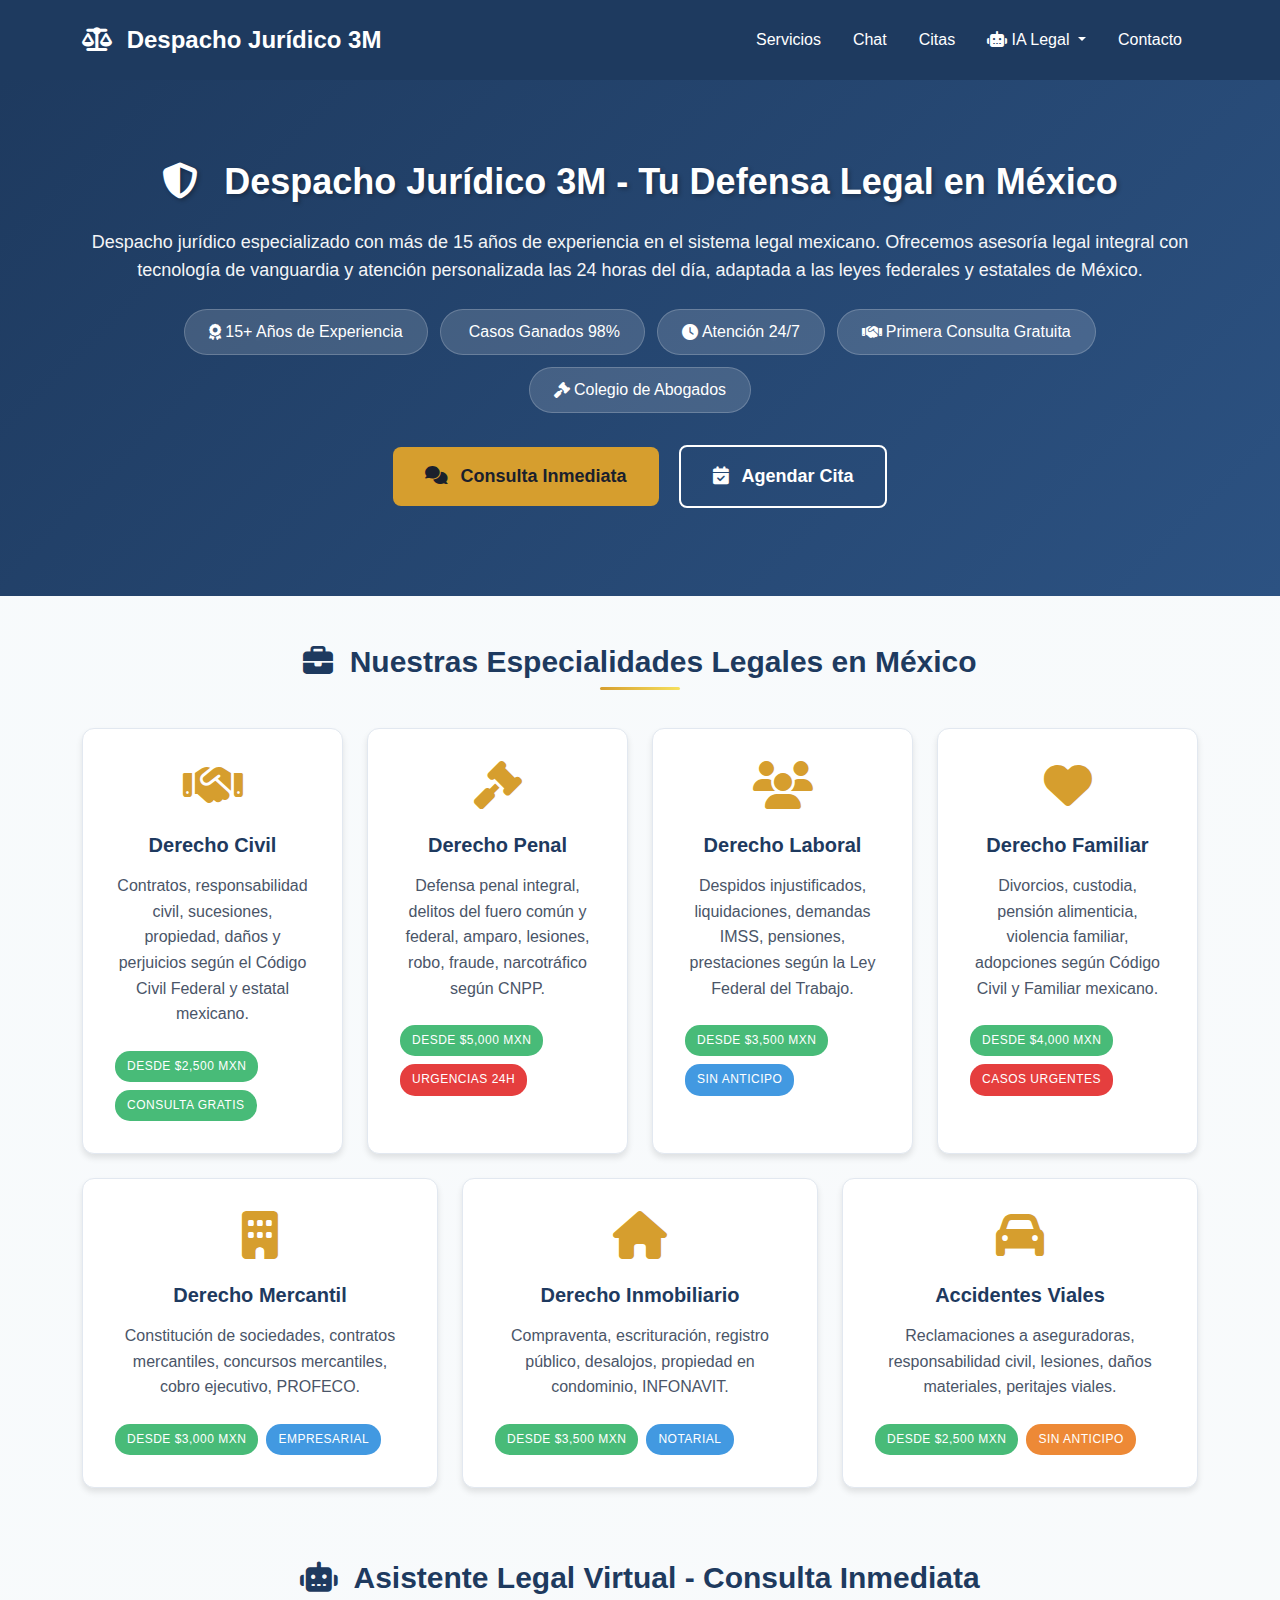
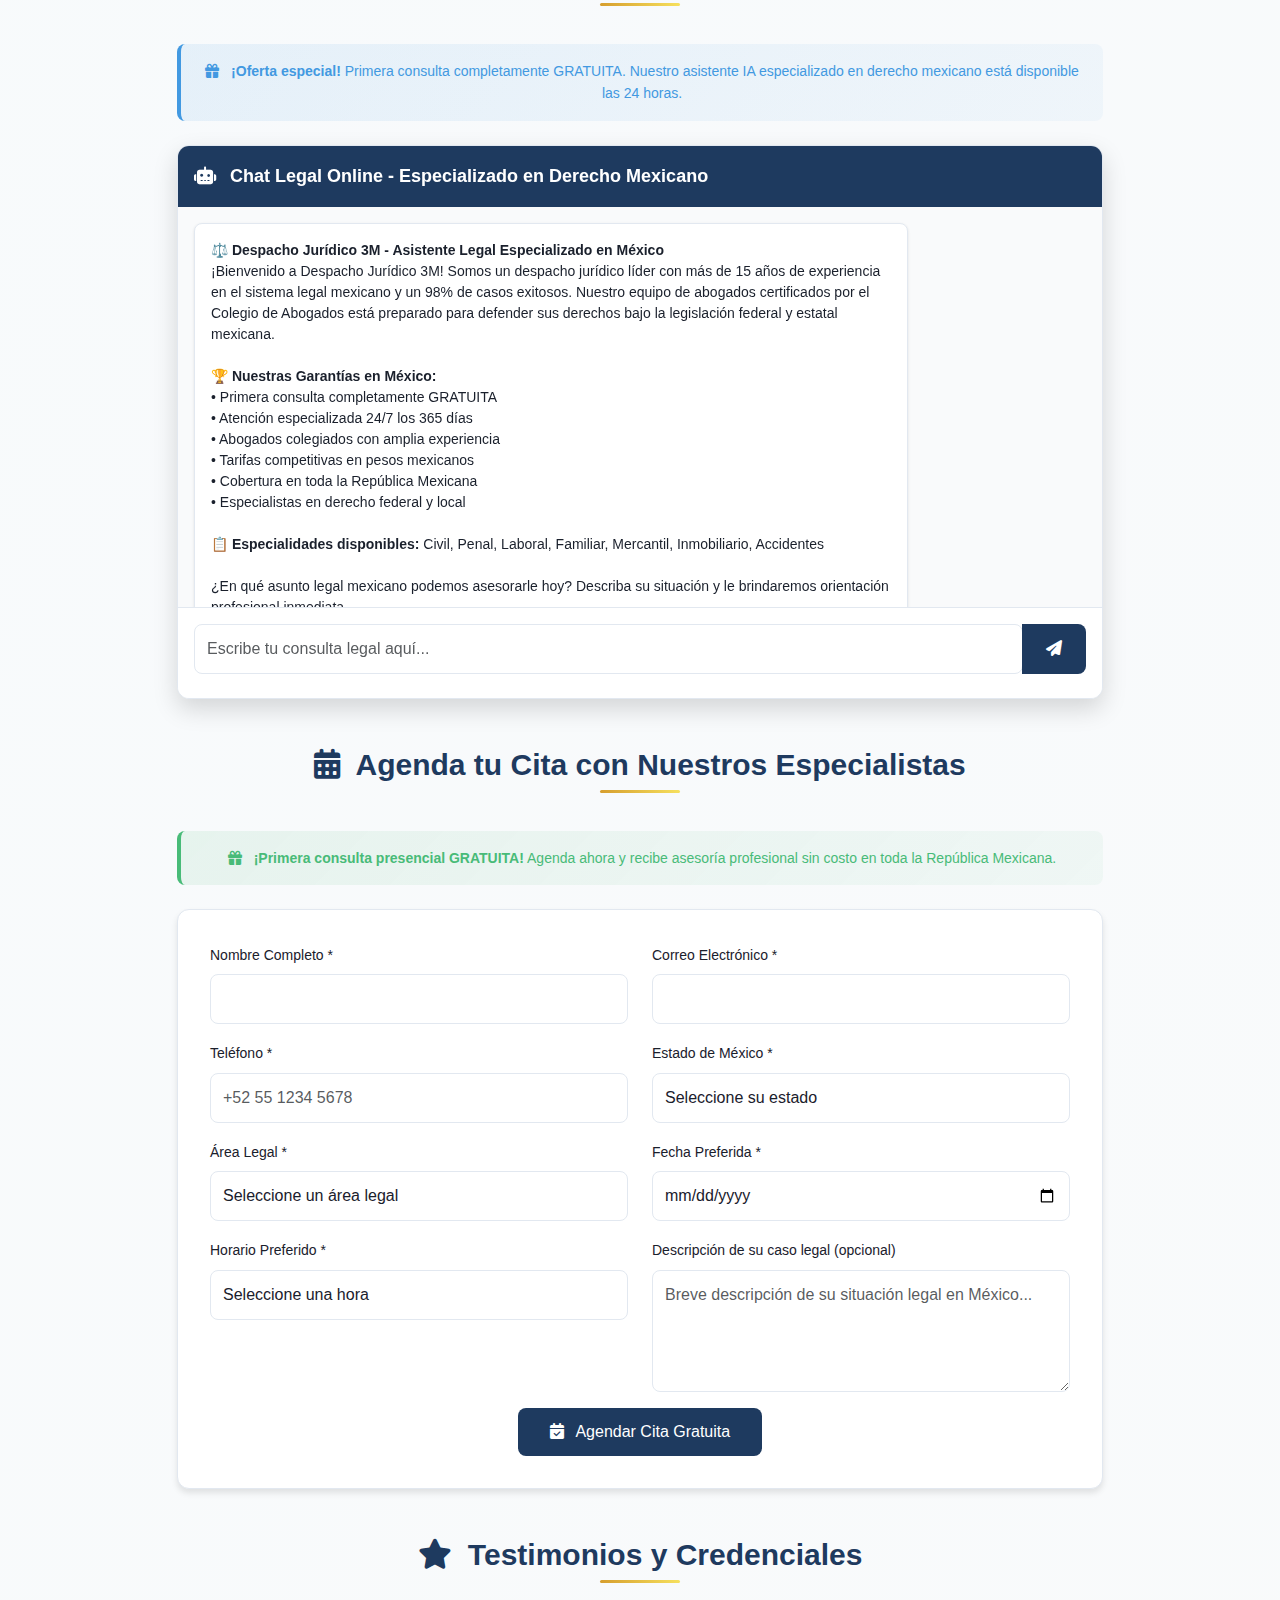
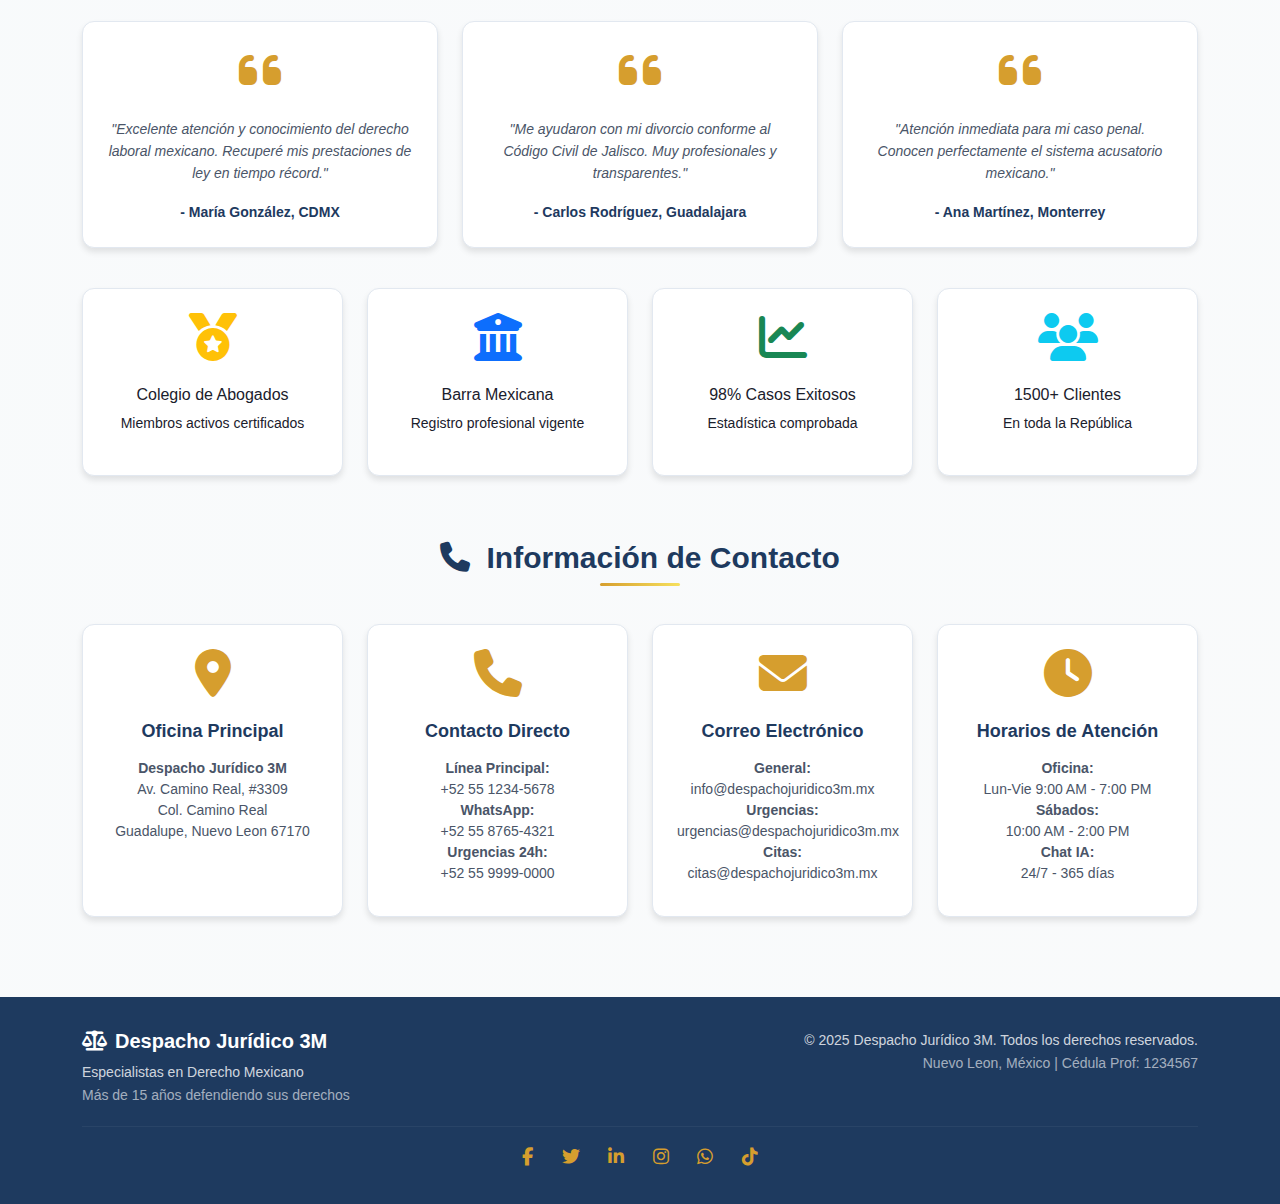
<file: index.html>
<!DOCTYPE html>
<html lang="es">
<head>
    <meta charset="UTF-8">
    <meta name="viewport" content="width=device-width, initial-scale=1.0">
    <title>Despacho Jurídico 3M - Especialistas en Derecho Mexicano</title>
    <link href="https://cdn.jsdelivr.net/npm/bootstrap@5.3.2/dist/css/bootstrap.min.css" rel="stylesheet">
    <link href="https://cdnjs.cloudflare.com/ajax/libs/font-awesome/6.4.0/css/all.min.css" rel="stylesheet">
    <link href="styles.css" rel="stylesheet">
</head>
<body>    <!-- Navbar -->
    <nav class="navbar navbar-expand-lg">
        <div class="container">
            <a class="navbar-brand" href="#">
                <i class="fas fa-balance-scale me-2"></i>
                Despacho Jurídico 3M
            </a>
            <button class="navbar-toggler" type="button" data-bs-toggle="collapse" data-bs-target="#navbarNav">
                <span class="navbar-toggler-icon"></span>
            </button>
            <div class="collapse navbar-collapse" id="navbarNav">
                <ul class="navbar-nav ms-auto">
                    <li class="nav-item">
                        <a class="nav-link" href="#servicios">Servicios</a>
                    </li>
                    <li class="nav-item">
                        <a class="nav-link" href="#chat">Chat</a>
                    </li>
                    <li class="nav-item">
                        <a class="nav-link" href="#citas">Citas</a>
                    </li>
                    <li class="nav-item dropdown">
                        <a class="nav-link dropdown-toggle" href="#" role="button" data-bs-toggle="dropdown">
                            <i class="fas fa-robot"></i> IA Legal
                        </a>
                        <ul class="dropdown-menu">
                            <li><a class="dropdown-item" href="frontend/prediction.html">
                                <i class="fas fa-chart-line"></i> Predicción de Sentencias
                            </a></li>
                            <li><a class="dropdown-item" href="http://localhost:7860" target="_blank">
                                <i class="fas fa-brain"></i> Análisis IA Avanzado
                            </a></li>
                            <li><hr class="dropdown-divider"></li>
                            <li><a class="dropdown-item" href="http://localhost:8000/docs" target="_blank">
                                <i class="fas fa-code"></i> API Documentación
                            </a></li>
                        </ul>
                    </li>
                    <li class="nav-item">
                        <a class="nav-link" href="#contacto">Contacto</a>
                    </li>                </ul>
            </div>
        </div>
    </nav>

    <!-- Hero Section -->
    <section class="hero-section">
        <div class="container text-center">
            <h1 class="display-4 fw-bold mb-4">
                <i class="fas fa-shield-alt me-3"></i>
                Despacho Jurídico 3M - Tu Defensa Legal en México
            </h1>
            <p class="lead mb-4">
                Despacho jurídico especializado con más de 15 años de experiencia en el sistema legal mexicano. 
                Ofrecemos asesoría legal integral con tecnología de vanguardia y atención personalizada las 24 horas del día, 
                adaptada a las leyes federales y estatales de México.
            </p>
            <div class="hero-badges mb-4">
                <span class="badge">
                    <i class="fas fa-award me-1"></i>15+ Años de Experiencia
                </span>
                <span class="badge">
                    <i class="fas fa-shield-check me-1"></i>Casos Ganados 98%
                </span>
                <span class="badge">
                    <i class="fas fa-clock me-1"></i>Atención 24/7
                </span>
                <span class="badge">
                    <i class="fas fa-handshake me-1"></i>Primera Consulta Gratuita
                </span>
                <span class="badge">
                    <i class="fas fa-gavel me-1"></i>Colegio de Abogados
                </span>
            </div>
            <a href="#chat" class="btn btn-hero-primary">
                <i class="fas fa-comments me-2"></i>
                Consulta Inmediata
            </a>
            <a href="#citas" class="btn btn-hero-outline">
                <i class="fas fa-calendar-check me-2"></i>
                Agendar Cita
            </a>
        </div>
    </section>

    <div class="container">
        <!-- Servicios Section -->
        <section id="servicios" class="mb-5">
            <h2 class="section-title">
                <i class="fas fa-briefcase me-2"></i>
                Nuestras Especialidades Legales en México
            </h2>
            <div class="row">
                <div class="col-lg-3 col-md-6 mb-4">
                    <div class="service-card text-center">
                        <i class="fas fa-handshake service-icon"></i>
                        <h4>Derecho Civil</h4>
                        <p>Contratos, responsabilidad civil, sucesiones, propiedad, daños y perjuicios según el Código Civil Federal y estatal mexicano.</p>
                        <div class="service-badges">
                            <span class="service-badge badge-price">Desde $2,500 MXN</span>
                            <span class="service-badge badge-success">Consulta Gratis</span>
                        </div>
                    </div>
                </div>
                <div class="col-lg-3 col-md-6 mb-4">
                    <div class="service-card text-center">
                        <i class="fas fa-gavel service-icon"></i>
                        <h4>Derecho Penal</h4>
                        <p>Defensa penal integral, delitos del fuero común y federal, amparo, lesiones, robo, fraude, narcotráfico según CNPP.</p>
                        <div class="service-badges">
                            <span class="service-badge badge-price">Desde $5,000 MXN</span>
                            <span class="service-badge badge-urgent">Urgencias 24h</span>
                        </div>
                    </div>
                </div>
                <div class="col-lg-3 col-md-6 mb-4">
                    <div class="service-card text-center">
                        <i class="fas fa-users service-icon"></i>
                        <h4>Derecho Laboral</h4>
                        <p>Despidos injustificados, liquidaciones, demandas IMSS, pensiones, prestaciones según la Ley Federal del Trabajo.</p>
                        <div class="service-badges">
                            <span class="service-badge badge-price">Desde $3,500 MXN</span>
                            <span class="service-badge badge-feature">Sin Anticipo</span>
                        </div>
                    </div>
                </div>
                <div class="col-lg-3 col-md-6 mb-4">
                    <div class="service-card text-center">
                        <i class="fas fa-heart service-icon"></i>
                        <h4>Derecho Familiar</h4>
                        <p>Divorcios, custodia, pensión alimenticia, violencia familiar, adopciones según Código Civil y Familiar mexicano.</p>
                        <div class="service-badges">
                            <span class="service-badge badge-price">Desde $4,000 MXN</span>
                            <span class="service-badge badge-urgent">Casos Urgentes</span>
                        </div>
                    </div>
                </div>
            </div>
            <div class="row">
                <div class="col-lg-4 col-md-6 mb-4">
                    <div class="service-card text-center">
                        <i class="fas fa-building service-icon"></i>
                        <h4>Derecho Mercantil</h4>
                        <p>Constitución de sociedades, contratos mercantiles, concursos mercantiles, cobro ejecutivo, PROFECO.</p>
                        <div class="service-badges">
                            <span class="service-badge badge-price">Desde $3,000 MXN</span>
                            <span class="service-badge badge-feature">Empresarial</span>
                        </div>
                    </div>
                </div>
                <div class="col-lg-4 col-md-6 mb-4">
                    <div class="service-card text-center">
                        <i class="fas fa-home service-icon"></i>
                        <h4>Derecho Inmobiliario</h4>
                        <p>Compraventa, escrituración, registro público, desalojos, propiedad en condominio, INFONAVIT.</p>
                        <div class="service-badges">
                            <span class="service-badge badge-price">Desde $3,500 MXN</span>
                            <span class="service-badge badge-feature">Notarial</span>
                        </div>
                    </div>
                </div>
                <div class="col-lg-4 col-md-6 mb-4">
                    <div class="service-card text-center">
                        <i class="fas fa-car service-icon"></i>
                        <h4>Accidentes Viales</h4>
                        <p>Reclamaciones a aseguradoras, responsabilidad civil, lesiones, daños materiales, peritajes viales.</p>
                        <div class="service-badges">
                            <span class="service-badge badge-price">Desde $2,500 MXN</span>
                            <span class="service-badge badge-warning">Sin Anticipo</span>
                        </div>
                    </div>
                </div>
            </div>
        </section>

        <!-- Chat Section -->
        <section id="chat" class="mb-5">
            <div class="row">
                <div class="col-lg-10 mx-auto">
                    <h2 class="section-title">
                        <i class="fas fa-robot me-2"></i>
                        Asistente Legal Virtual - Consulta Inmediata
                    </h2>
                    <div class="alert alert-info text-center mb-4">
                        <i class="fas fa-gift me-2"></i>
                        <strong>¡Oferta especial!</strong> Primera consulta completamente GRATUITA. Nuestro asistente IA especializado en derecho mexicano está disponible las 24 horas.
                    </div>
                    <div class="chat-container">
                        <div class="chat-header">
                            <i class="fas fa-robot me-2"></i>
                            Chat Legal Online - Especializado en Derecho Mexicano
                        </div>
                        <div class="chat-messages" id="chatMessages">
                            <div class="message bot">
                                <div class="message-content">                                    <strong>⚖️ Despacho Jurídico 3M - Asistente Legal Especializado en México</strong><br>
                                    ¡Bienvenido a Despacho Jurídico 3M! Somos un despacho jurídico líder con más de 15 años de experiencia en el sistema legal mexicano y un 98% de casos exitosos.
                                    Nuestro equipo de abogados certificados por el Colegio de Abogados está preparado para defender sus derechos bajo la legislación federal y estatal mexicana.
                                    <br><br>
                                    <strong>🏆 Nuestras Garantías en México:</strong><br>
                                    • Primera consulta completamente GRATUITA<br>
                                    • Atención especializada 24/7 los 365 días<br>
                                    • Abogados colegiados con amplia experiencia<br>
                                    • Tarifas competitivas en pesos mexicanos<br>
                                    • Cobertura en toda la República Mexicana<br>
                                    • Especialistas en derecho federal y local<br><br>
                                    <strong>📋 Especialidades disponibles:</strong> Civil, Penal, Laboral, Familiar, Mercantil, Inmobiliario, Accidentes<br><br>
                                    ¿En qué asunto legal mexicano podemos asesorarle hoy? Describa su situación y le brindaremos orientación profesional inmediata.
                                </div>
                            </div>
                        </div>
                        <div class="typing-indicator" id="typingIndicator">
                            <i class="fas fa-circle-notch fa-spin me-2"></i>
                            El asistente está escribiendo...
                        </div>
                        <div class="chat-input">
                            <div class="input-group">
                                <input type="text" class="form-control" id="messageInput" 
                                       placeholder="Escribe tu consulta legal aquí..." 
                                       onkeypress="handleKeyPress(event)">
                                <button class="btn btn-primary" onclick="sendMessage()">
                                    <i class="fas fa-paper-plane"></i>
                                </button>
                            </div>
                            <div class="suggestions" id="suggestions"></div>
                        </div>
                    </div>
                </div>
            </div>
        </section>

        <!-- Citas Section -->
        <section id="citas" class="mb-5">
            <div class="row">
                <div class="col-lg-10 mx-auto">
                    <h2 class="section-title">
                        <i class="fas fa-calendar-alt me-2"></i>
                        Agenda tu Cita con Nuestros Especialistas
                    </h2>
                    <div class="alert alert-success text-center mb-4">
                        <i class="fas fa-gift me-2"></i>
                        <strong>¡Primera consulta presencial GRATUITA!</strong> Agenda ahora y recibe asesoría profesional sin costo en toda la República Mexicana.
                    </div>
                    <div class="form-container">
                        <form id="citaForm">
                            <div class="row">
                                <div class="col-md-6 mb-3">
                                    <label for="nombre" class="form-label">Nombre Completo *</label>
                                    <input type="text" class="form-control" id="nombre" required>
                                </div>
                                <div class="col-md-6 mb-3">
                                    <label for="email" class="form-label">Correo Electrónico *</label>
                                    <input type="email" class="form-control" id="email" required>
                                </div>
                            </div>
                            <div class="row">
                                <div class="col-md-6 mb-3">
                                    <label for="telefono" class="form-label">Teléfono *</label>
                                    <input type="tel" class="form-control" id="telefono" placeholder="+52 55 1234 5678" required>
                                </div>
                                <div class="col-md-6 mb-3">
                                    <label for="estado" class="form-label">Estado de México *</label>
                                    <select class="form-select" id="estado" required>
                                        <option value="">Seleccione su estado</option>
                                        <option value="aguascalientes">Aguascalientes</option>
                                        <option value="baja-california">Baja California</option>
                                        <option value="baja-california-sur">Baja California Sur</option>
                                        <option value="campeche">Campeche</option>
                                        <option value="chiapas">Chiapas</option>
                                        <option value="chihuahua">Chihuahua</option>
                                        <option value="ciudad-de-mexico">Ciudad de México</option>
                                        <option value="coahuila">Coahuila</option>
                                        <option value="colima">Colima</option>
                                        <option value="durango">Durango</option>
                                        <option value="estado-de-mexico">Estado de México</option>
                                        <option value="guanajuato">Guanajuato</option>
                                        <option value="guerrero">Guerrero</option>
                                        <option value="hidalgo">Hidalgo</option>
                                        <option value="jalisco">Jalisco</option>
                                        <option value="michoacan">Michoacán</option>
                                        <option value="morelos">Morelos</option>
                                        <option value="nayarit">Nayarit</option>
                                        <option value="nuevo-leon">Nuevo León</option>
                                        <option value="oaxaca">Oaxaca</option>
                                        <option value="puebla">Puebla</option>
                                        <option value="queretaro">Querétaro</option>
                                        <option value="quintana-roo">Quintana Roo</option>
                                        <option value="san-luis-potosi">San Luis Potosí</option>
                                        <option value="sinaloa">Sinaloa</option>
                                        <option value="sonora">Sonora</option>
                                        <option value="tabasco">Tabasco</option>
                                        <option value="tamaulipas">Tamaulipas</option>
                                        <option value="tlaxcala">Tlaxcala</option>
                                        <option value="veracruz">Veracruz</option>
                                        <option value="yucatan">Yucatán</option>
                                        <option value="zacatecas">Zacatecas</option>
                                    </select>
                                </div>
                            </div>                            <div class="row">
                                <div class="col-md-6 mb-3">
                                    <label for="tipoServicio" class="form-label">Área Legal *</label>
                                    <select class="form-select" id="tipoServicio" required>
                                        <option value="">Seleccione un área legal</option>
                                        <option value="civil">Derecho Civil - Contratos y Responsabilidad</option>
                                        <option value="penal">Derecho Penal - Defensa Criminal</option>
                                        <option value="laboral">Derecho Laboral - IMSS y Prestaciones</option>
                                        <option value="familiar">Derecho Familiar - Divorcios y Custodia</option>
                                        <option value="mercantil">Derecho Mercantil - Empresarial</option>
                                        <option value="inmobiliario">Derecho Inmobiliario - Propiedad</option>
                                        <option value="accidentes">Accidentes Viales - Seguros</option>
                                        <option value="urgente">Caso Urgente (24h)</option>
                                    </select>
                                </div>
                                <div class="col-md-6 mb-3">
                                    <label for="fecha" class="form-label">Fecha Preferida *</label>
                                    <input type="date" class="form-control" id="fecha" required min="">
                                </div>
                            </div>                            <div class="row">
                                <div class="col-md-6 mb-3">
                                    <label for="hora" class="form-label">Horario Preferido *</label>
                                    <select class="form-select" id="hora" required>
                                        <option value="">Seleccione una hora</option>
                                        <option value="09:00">09:00 AM</option>
                                        <option value="10:00">10:00 AM</option>
                                        <option value="11:00">11:00 AM</option>
                                        <option value="12:00">12:00 PM</option>
                                        <option value="13:00">01:00 PM</option>
                                        <option value="14:00">02:00 PM</option>
                                        <option value="15:00">03:00 PM</option>
                                        <option value="16:00">04:00 PM</option>
                                        <option value="17:00">05:00 PM</option>
                                        <option value="18:00">06:00 PM</option>
                                    </select>
                                </div>
                                <div class="col-md-6 mb-3">
                                    <label for="descripcion" class="form-label">Descripción de su caso legal (opcional)</label>
                                    <textarea class="form-control" id="descripcion" rows="4" 
                                             placeholder="Breve descripción de su situación legal en México..."></textarea>
                                </div>
                            </div>
                            <div class="text-center">
                                <button type="submit" class="btn btn-primary btn-lg">
                                    <i class="fas fa-calendar-check me-2"></i>
                                    Agendar Cita Gratuita
                                    <span class="loading" id="loadingCita">
                                        <i class="fas fa-spinner fa-spin ms-2"></i>
                                    </span>
                                </button>
                            </div>
                        </form>
                    </div>
                </div>
            </div>
        </section>

        <!-- Testimonials and Credentials Section -->
        <section id="testimonios" class="mb-5">
            <h2 class="section-title">
                <i class="fas fa-star me-2"></i>
                Testimonios y Credenciales
            </h2>
            <div class="row mb-4">
                <div class="col-lg-4 mb-3">
                    <div class="testimonial-card">
                        <i class="fas fa-quote-left service-icon"></i>
                        <p class="testimonial-quote">"Excelente atención y conocimiento del derecho laboral mexicano. Recuperé mis prestaciones de ley en tiempo récord."</p>
                        <div class="testimonial-author">- María González, CDMX</div>
                    </div>
                </div>
                <div class="col-lg-4 mb-3">
                    <div class="testimonial-card">
                        <i class="fas fa-quote-left service-icon"></i>
                        <p class="testimonial-quote">"Me ayudaron con mi divorcio conforme al Código Civil de Jalisco. Muy profesionales y transparentes."</p>
                        <div class="testimonial-author">- Carlos Rodríguez, Guadalajara</div>
                    </div>
                </div>
                <div class="col-lg-4 mb-3">
                    <div class="testimonial-card">
                        <i class="fas fa-quote-left service-icon"></i>
                        <p class="testimonial-quote">"Atención inmediata para mi caso penal. Conocen perfectamente el sistema acusatorio mexicano."</p>
                        <div class="testimonial-author">- Ana Martínez, Monterrey</div>
                    </div>
                </div>
            </div>
            <div class="row">
                <div class="col-lg-3 col-md-6 mb-3">
                    <div class="testimonial-card">
                        <i class="fas fa-medal service-icon text-warning"></i>
                        <h6>Colegio de Abogados</h6>
                        <p class="small">Miembros activos certificados</p>
                    </div>
                </div>
                <div class="col-lg-3 col-md-6 mb-3">
                    <div class="testimonial-card">
                        <i class="fas fa-university service-icon text-primary"></i>
                        <h6>Barra Mexicana</h6>
                        <p class="small">Registro profesional vigente</p>
                    </div>
                </div>
                <div class="col-lg-3 col-md-6 mb-3">
                    <div class="testimonial-card">
                        <i class="fas fa-chart-line service-icon text-success"></i>
                        <h6>98% Casos Exitosos</h6>
                        <p class="small">Estadística comprobada</p>
                    </div>
                </div>
                <div class="col-lg-3 col-md-6 mb-3">
                    <div class="testimonial-card">
                        <i class="fas fa-users service-icon text-info"></i>
                        <h6>1500+ Clientes</h6>
                        <p class="small">En toda la República</p>
                    </div>
                </div>
            </div>
        </section>

        <!-- Contacto Section -->
        <section id="contacto" class="mb-5">
            <h2 class="section-title">
                <i class="fas fa-phone me-2"></i>
                Información de Contacto
            </h2>
            <div class="row">
                <div class="col-lg-3 col-md-6 mb-3">
                    <div class="contact-card">
                        <i class="fas fa-map-marker-alt service-icon"></i>
                        <h5>Oficina Principal</h5>
                        <p><strong>Despacho Jurídico 3M</strong><br>
                        Av. Camino Real, #3309<br>
                        Col. Camino Real<br>
                        Guadalupe, Nuevo Leon 67170</p>
                    </div>
                </div>
                <div class="col-lg-3 col-md-6 mb-3">
                    <div class="contact-card">
                        <i class="fas fa-phone service-icon"></i>
                        <h5>Contacto Directo</h5>
                        <p><strong>Línea Principal:</strong><br>+52 55 1234-5678<br>
                        <strong>WhatsApp:</strong><br>+52 55 8765-4321<br>
                        <strong>Urgencias 24h:</strong><br>+52 55 9999-0000</p>
                    </div>
                </div>
                <div class="col-lg-3 col-md-6 mb-3">
                    <div class="contact-card">
                        <i class="fas fa-envelope service-icon"></i>
                        <h5>Correo Electrónico</h5>                        <p><strong>General:</strong><br>info@despachojuridico3m.mx<br>
                        <strong>Urgencias:</strong><br>urgencias@despachojuridico3m.mx<br>
                        <strong>Citas:</strong><br>citas@despachojuridico3m.mx</p>
                    </div>
                </div>
                <div class="col-lg-3 col-md-6 mb-3">
                    <div class="contact-card">
                        <i class="fas fa-clock service-icon"></i>
                        <h5>Horarios de Atención</h5>
                        <p><strong>Oficina:</strong><br>Lun-Vie 9:00 AM - 7:00 PM<br>
                        <strong>Sábados:</strong><br>10:00 AM - 2:00 PM<br>
                        <strong>Chat IA:</strong><br>24/7 - 365 días</p>
                    </div>
                </div>
            </div>
        </section>
    </div>

    <!-- Footer -->
    <footer>
        <div class="container">
            <div class="row">
                <div class="col-md-6 text-start">                    <h5><i class="fas fa-balance-scale me-2"></i>Despacho Jurídico 3M</h5>
                    <p class="small mb-0">Especialistas en Derecho Mexicano</p>
                    <p class="small text-muted">Más de 15 años defendiendo sus derechos</p>
                </div>
                <div class="col-md-6 text-end">
                    <p class="mb-0">© 2025 Despacho Jurídico 3M. Todos los derechos reservados.</p>
                    <p class="small text-muted">Nuevo Leon, México | Cédula Prof: 1234567</p>
                </div>
            </div>
            <hr class="my-3">
            <div class="row">
                <div class="col-12 text-center">
                    <a href="#" class="me-3"><i class="fab fa-facebook-f"></i></a>
                    <a href="#" class="me-3"><i class="fab fa-twitter"></i></a>
                    <a href="#" class="me-3"><i class="fab fa-linkedin-in"></i></a>
                    <a href="#" class="me-3"><i class="fab fa-instagram"></i></a>
                    <a href="#" class="me-3"><i class="fab fa-whatsapp"></i></a>
                    <a href="#"><i class="fab fa-tiktok"></i></a>
                </div>
            </div>
        </div>
    </footer>

    <!-- Scripts -->
    <script src="https://cdn.jsdelivr.net/npm/bootstrap@5.3.2/dist/js/bootstrap.bundle.min.js"></script>
    <script src="frontend/chatbot.js"></script>
    <script src="frontend/calendario.js"></script>
</body>
</html>
</file>
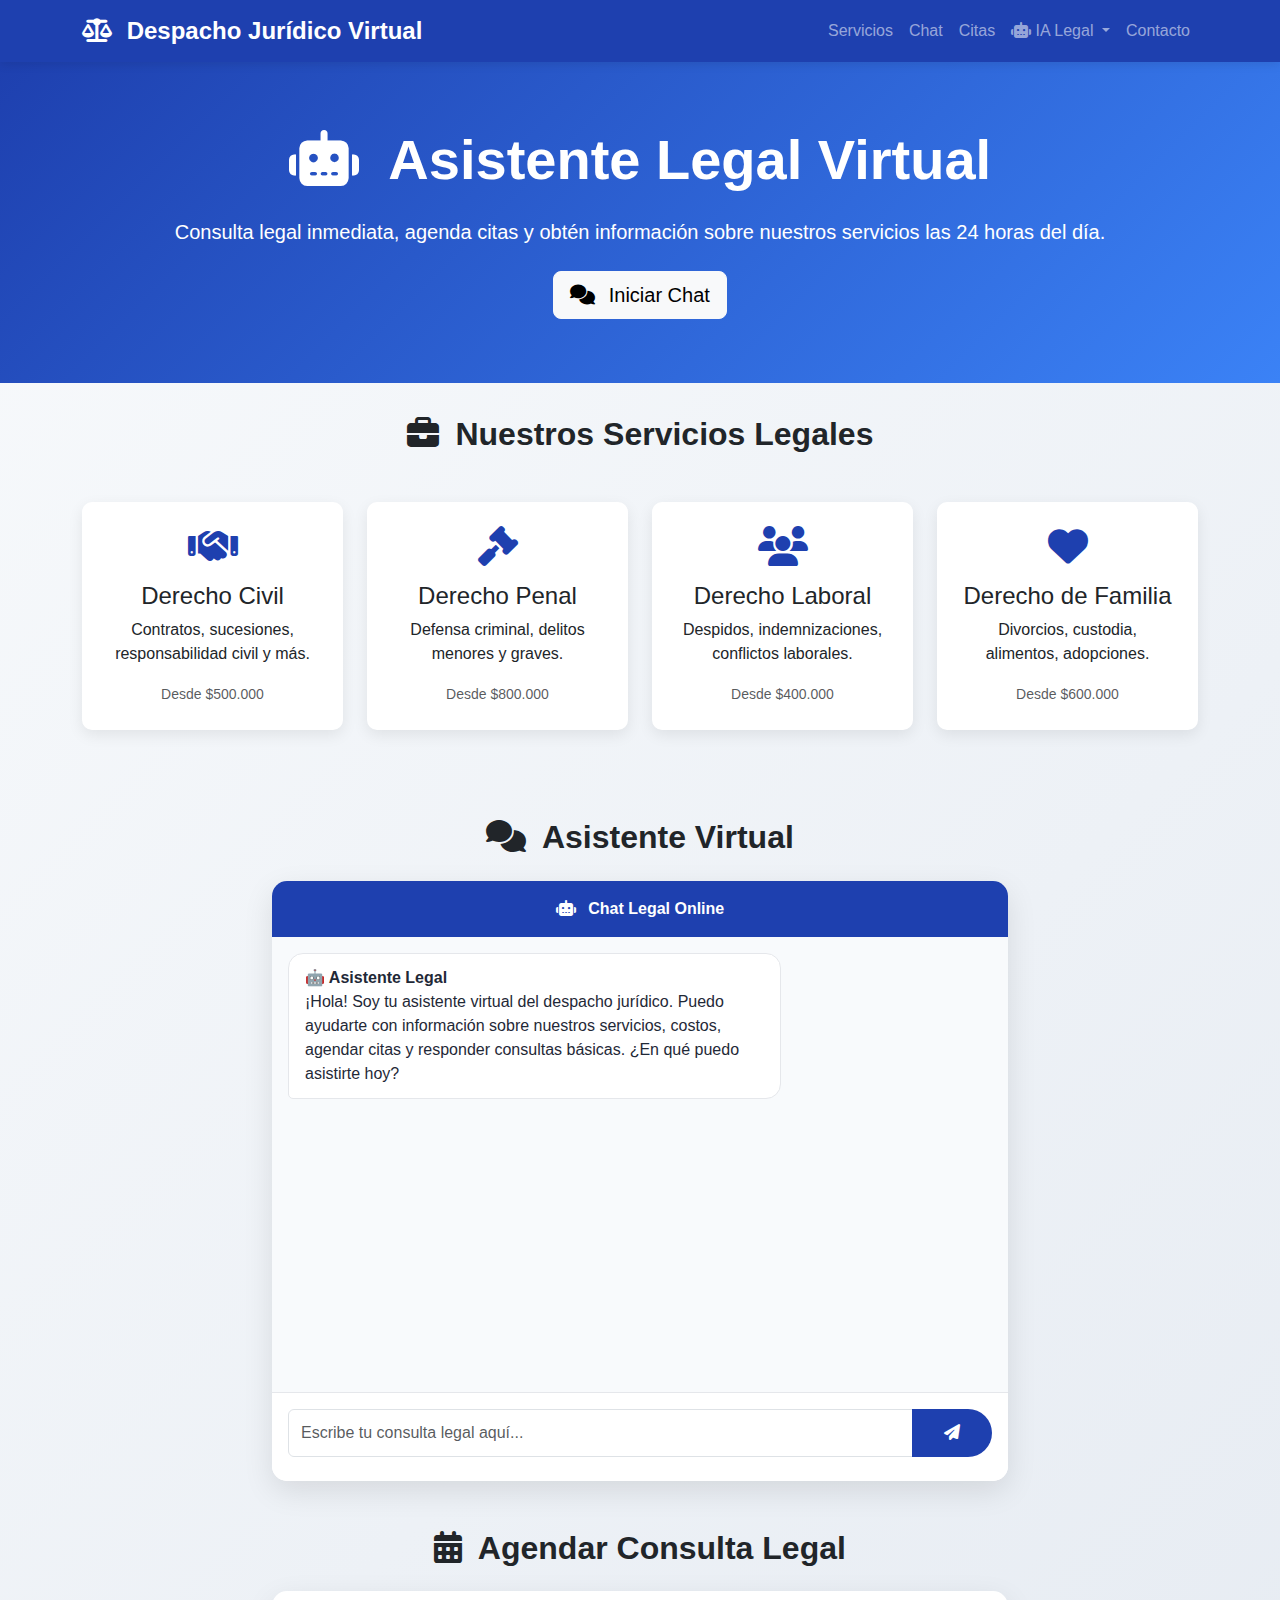
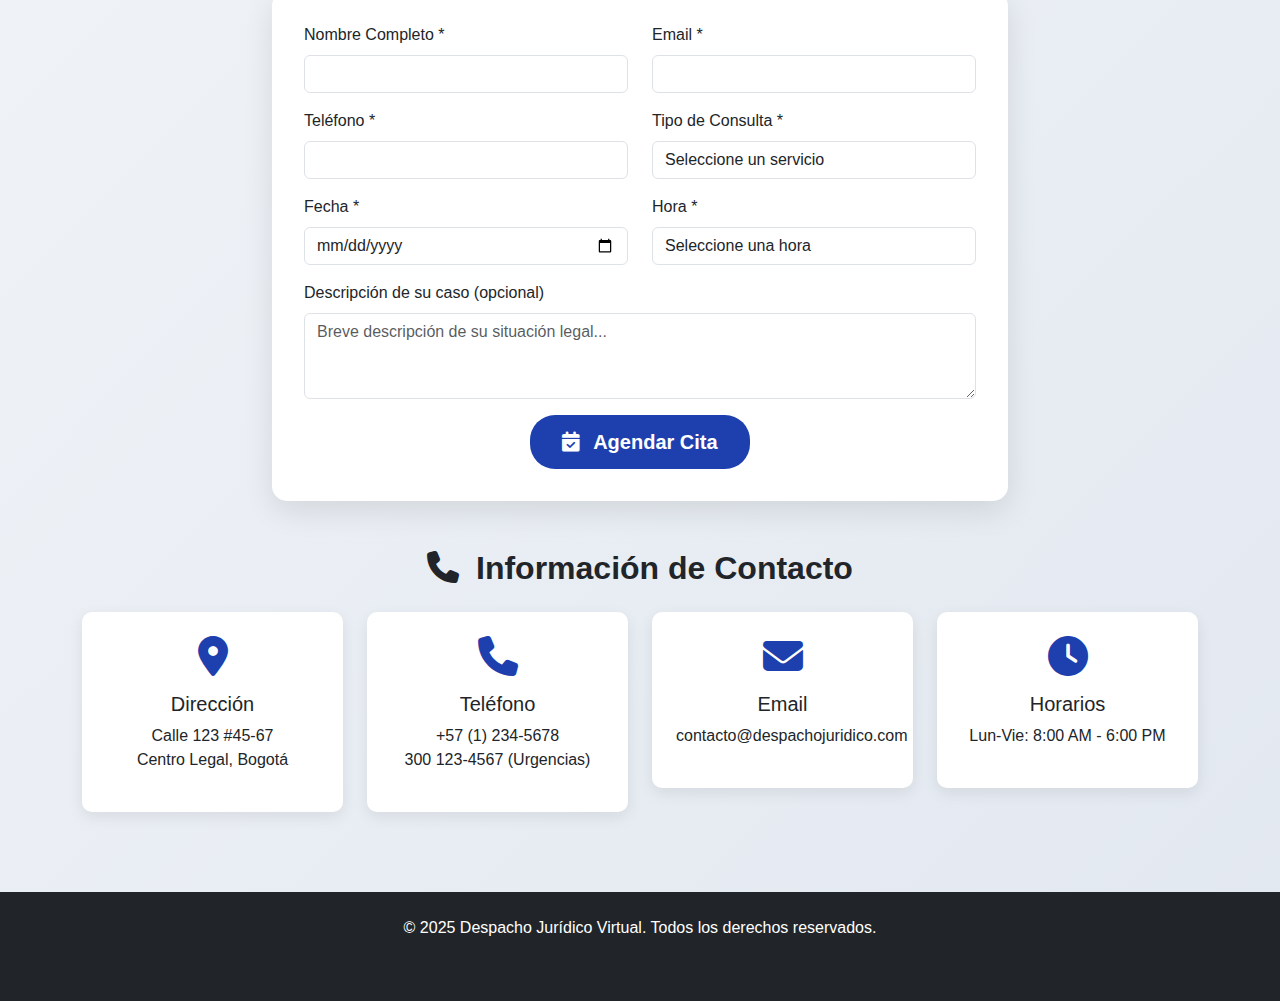
<file: frontend/index.html>
<!DOCTYPE html>
<html lang="es">
<head>
    <meta charset="UTF-8">
    <meta name="viewport" content="width=device-width, initial-scale=1.0">
    <title>Despacho Jurídico Virtual - Asistente Legal</title>
    <link href="https://cdn.jsdelivr.net/npm/bootstrap@5.3.2/dist/css/bootstrap.min.css" rel="stylesheet">
    <link href="https://cdnjs.cloudflare.com/ajax/libs/font-awesome/6.4.0/css/all.min.css" rel="stylesheet">
    <style>
        :root {
            --primary-color: #1e40af;
            --secondary-color: #f8fafc;
            --accent-color: #10b981;
            --text-dark: #1f2937;
        }

        body {
            font-family: 'Segoe UI', Tahoma, Geneva, Verdana, sans-serif;
            background: linear-gradient(135deg, var(--secondary-color) 0%, #e2e8f0 100%);
            min-height: 100vh;
        }

        .navbar {
            background: var(--primary-color) !important;
            box-shadow: 0 2px 10px rgba(0,0,0,0.1);
        }

        .navbar-brand {
            font-weight: 700;
            font-size: 1.5rem;
        }

        .hero-section {
            background: linear-gradient(135deg, var(--primary-color) 0%, #3b82f6 100%);
            color: white;
            padding: 4rem 0;
            margin-bottom: 2rem;
        }

        .chat-container {
            background: white;
            border-radius: 15px;
            box-shadow: 0 10px 30px rgba(0,0,0,0.1);
            overflow: hidden;
            height: 600px;
            display: flex;
            flex-direction: column;
        }

        .chat-header {
            background: var(--primary-color);
            color: white;
            padding: 1rem;
            text-align: center;
            font-weight: 600;
        }

        .chat-messages {
            flex: 1;
            overflow-y: auto;
            padding: 1rem;
            background: #f8fafc;
        }

        .message {
            margin-bottom: 1rem;
            display: flex;
            align-items: flex-start;
        }

        .message.user {
            justify-content: flex-end;
        }

        .message.bot {
            justify-content: flex-start;
        }

        .message-content {
            max-width: 70%;
            padding: 0.75rem 1rem;
            border-radius: 15px;
            word-wrap: break-word;
        }

        .message.user .message-content {
            background: var(--primary-color);
            color: white;
            border-bottom-right-radius: 5px;
        }

        .message.bot .message-content {
            background: white;
            color: var(--text-dark);
            border: 1px solid #e5e7eb;
            border-bottom-left-radius: 5px;
        }

        .chat-input {
            padding: 1rem;
            background: white;
            border-top: 1px solid #e5e7eb;
        }

        .suggestions {
            margin-top: 0.5rem;
        }

        .suggestion-btn {
            background: var(--accent-color);
            color: white;
            border: none;
            padding: 0.25rem 0.75rem;
            border-radius: 20px;
            font-size: 0.875rem;
            margin: 0.25rem;
            cursor: pointer;
            transition: all 0.2s;
        }

        .suggestion-btn:hover {
            background: #059669;
            transform: translateY(-1px);
        }

        .service-card {
            background: white;
            border-radius: 10px;
            padding: 1.5rem;
            margin-bottom: 1rem;
            box-shadow: 0 5px 15px rgba(0,0,0,0.08);
            transition: transform 0.2s;
        }

        .service-card:hover {
            transform: translateY(-5px);
        }

        .service-icon {
            color: var(--primary-color);
            font-size: 2.5rem;
            margin-bottom: 1rem;
        }

        .cita-form {
            background: white;
            border-radius: 15px;
            padding: 2rem;
            box-shadow: 0 10px 30px rgba(0,0,0,0.1);
        }

        .btn-primary {
            background: var(--primary-color);
            border: var(--primary-color);
            padding: 0.75rem 2rem;
            border-radius: 25px;
            font-weight: 600;
            transition: all 0.2s;
        }

        .btn-primary:hover {
            background: #1d4ed8;
            transform: translateY(-2px);
        }

        .loading {
            display: none;
        }

        .loading.show {
            display: inline-block;
        }

        .typing-indicator {
            display: none;
            padding: 1rem;
            color: #6b7280;
            font-style: italic;
        }

        .typing-indicator.show {
            display: block;
        }

        @media (max-width: 768px) {
            .hero-section {
                padding: 2rem 0;
            }
            
            .chat-container {
                height: 500px;
            }

            .message-content {
                max-width: 85%;
            }
        }
    </style>
</head>
<body>
    <!-- Navbar -->
    <nav class="navbar navbar-expand-lg navbar-dark">
        <div class="container">
            <a class="navbar-brand" href="#">
                <i class="fas fa-balance-scale me-2"></i>
                Despacho Jurídico Virtual
            </a>
            <button class="navbar-toggler" type="button" data-bs-toggle="collapse" data-bs-target="#navbarNav">
                <span class="navbar-toggler-icon"></span>
            </button>            <div class="collapse navbar-collapse" id="navbarNav">
                <ul class="navbar-nav ms-auto">
                    <li class="nav-item">
                        <a class="nav-link" href="#servicios">Servicios</a>
                    </li>
                    <li class="nav-item">
                        <a class="nav-link" href="#chat">Chat</a>
                    </li>
                    <li class="nav-item">
                        <a class="nav-link" href="#citas">Citas</a>
                    </li>
                    <li class="nav-item dropdown">
                        <a class="nav-link dropdown-toggle" href="#" role="button" data-bs-toggle="dropdown">
                            <i class="fas fa-robot"></i> IA Legal
                        </a>
                        <ul class="dropdown-menu">
                            <li><a class="dropdown-item" href="prediction.html">
                                <i class="fas fa-chart-line"></i> Predicción de Sentencias
                            </a></li>
                            <li><a class="dropdown-item" href="http://localhost:7860" target="_blank">
                                <i class="fas fa-brain"></i> Análisis IA Avanzado
                            </a></li>
                            <li><hr class="dropdown-divider"></li>
                            <li><a class="dropdown-item" href="http://localhost:8000/docs" target="_blank">
                                <i class="fas fa-code"></i> API Documentación
                            </a></li>
                        </ul>
                    </li>
                    <li class="nav-item">
                        <a class="nav-link" href="#contacto">Contacto</a>
                    </li>
                </ul>
            </div>
        </div>
    </nav>

    <!-- Hero Section -->
    <section class="hero-section">
        <div class="container text-center">
            <h1 class="display-4 fw-bold mb-4">
                <i class="fas fa-robot me-3"></i>
                Asistente Legal Virtual
            </h1>
            <p class="lead mb-4">
                Consulta legal inmediata, agenda citas y obtén información sobre nuestros servicios las 24 horas del día.
            </p>
            <a href="#chat" class="btn btn-light btn-lg">
                <i class="fas fa-comments me-2"></i>
                Iniciar Chat
            </a>
        </div>
    </section>

    <div class="container">
        <!-- Servicios Section -->
        <section id="servicios" class="mb-5">
            <h2 class="text-center mb-5 fw-bold">
                <i class="fas fa-briefcase me-2"></i>
                Nuestros Servicios Legales
            </h2>
            <div class="row">
                <div class="col-md-3 col-sm-6 mb-4">
                    <div class="service-card text-center">
                        <i class="fas fa-handshake service-icon"></i>
                        <h4>Derecho Civil</h4>
                        <p>Contratos, sucesiones, responsabilidad civil y más.</p>
                        <small class="text-muted">Desde $500.000</small>
                    </div>
                </div>
                <div class="col-md-3 col-sm-6 mb-4">
                    <div class="service-card text-center">
                        <i class="fas fa-gavel service-icon"></i>
                        <h4>Derecho Penal</h4>
                        <p>Defensa criminal, delitos menores y graves.</p>
                        <small class="text-muted">Desde $800.000</small>
                    </div>
                </div>
                <div class="col-md-3 col-sm-6 mb-4">
                    <div class="service-card text-center">
                        <i class="fas fa-users service-icon"></i>
                        <h4>Derecho Laboral</h4>
                        <p>Despidos, indemnizaciones, conflictos laborales.</p>
                        <small class="text-muted">Desde $400.000</small>
                    </div>
                </div>
                <div class="col-md-3 col-sm-6 mb-4">
                    <div class="service-card text-center">
                        <i class="fas fa-heart service-icon"></i>
                        <h4>Derecho de Familia</h4>
                        <p>Divorcios, custodia, alimentos, adopciones.</p>
                        <small class="text-muted">Desde $600.000</small>
                    </div>
                </div>
            </div>
        </section>

        <!-- Chat Section -->
        <section id="chat" class="mb-5">
            <div class="row">
                <div class="col-lg-8 mx-auto">
                    <h2 class="text-center mb-4 fw-bold">
                        <i class="fas fa-comments me-2"></i>
                        Asistente Virtual
                    </h2>
                    <div class="chat-container">
                        <div class="chat-header">
                            <i class="fas fa-robot me-2"></i>
                            Chat Legal Online
                        </div>
                        <div class="chat-messages" id="chatMessages">
                            <div class="message bot">
                                <div class="message-content">
                                    <strong>🤖 Asistente Legal</strong><br>
                                    ¡Hola! Soy tu asistente virtual del despacho jurídico. 
                                    Puedo ayudarte con información sobre nuestros servicios, 
                                    costos, agendar citas y responder consultas básicas. 
                                    ¿En qué puedo asistirte hoy?
                                </div>
                            </div>
                        </div>
                        <div class="typing-indicator" id="typingIndicator">
                            <i class="fas fa-circle-notch fa-spin me-2"></i>
                            El asistente está escribiendo...
                        </div>
                        <div class="chat-input">
                            <div class="input-group">
                                <input type="text" class="form-control" id="messageInput" 
                                       placeholder="Escribe tu consulta legal aquí..." 
                                       onkeypress="handleKeyPress(event)">
                                <button class="btn btn-primary" onclick="sendMessage()">
                                    <i class="fas fa-paper-plane"></i>
                                </button>
                            </div>
                            <div class="suggestions" id="suggestions"></div>
                        </div>
                    </div>
                </div>
            </div>
        </section>

        <!-- Citas Section -->
        <section id="citas" class="mb-5">
            <div class="row">
                <div class="col-lg-8 mx-auto">
                    <h2 class="text-center mb-4 fw-bold">
                        <i class="fas fa-calendar-alt me-2"></i>
                        Agendar Consulta Legal
                    </h2>
                    <div class="cita-form">
                        <form id="citaForm">
                            <div class="row">
                                <div class="col-md-6 mb-3">
                                    <label for="nombre" class="form-label">Nombre Completo *</label>
                                    <input type="text" class="form-control" id="nombre" required>
                                </div>
                                <div class="col-md-6 mb-3">
                                    <label for="email" class="form-label">Email *</label>
                                    <input type="email" class="form-control" id="email" required>
                                </div>
                            </div>
                            <div class="row">
                                <div class="col-md-6 mb-3">
                                    <label for="telefono" class="form-label">Teléfono *</label>
                                    <input type="tel" class="form-control" id="telefono" required>
                                </div>
                                <div class="col-md-6 mb-3">
                                    <label for="tipoServicio" class="form-label">Tipo de Consulta *</label>
                                    <select class="form-control" id="tipoServicio" required>
                                        <option value="">Seleccione un servicio</option>
                                        <option value="civil">Derecho Civil</option>
                                        <option value="penal">Derecho Penal</option>
                                        <option value="laboral">Derecho Laboral</option>
                                        <option value="familia">Derecho de Familia</option>
                                    </select>
                                </div>
                            </div>
                            <div class="row">
                                <div class="col-md-6 mb-3">
                                    <label for="fecha" class="form-label">Fecha *</label>
                                    <input type="date" class="form-control" id="fecha" required min="">
                                </div>
                                <div class="col-md-6 mb-3">
                                    <label for="hora" class="form-label">Hora *</label>
                                    <select class="form-control" id="hora" required>
                                        <option value="">Seleccione una hora</option>
                                    </select>
                                </div>
                            </div>
                            <div class="mb-3">
                                <label for="descripcion" class="form-label">Descripción de su caso (opcional)</label>
                                <textarea class="form-control" id="descripcion" rows="3" 
                                         placeholder="Breve descripción de su situación legal..."></textarea>
                            </div>
                            <div class="text-center">
                                <button type="submit" class="btn btn-primary btn-lg">
                                    <i class="fas fa-calendar-check me-2"></i>
                                    Agendar Cita
                                    <span class="loading" id="loadingCita">
                                        <i class="fas fa-spinner fa-spin ms-2"></i>
                                    </span>
                                </button>
                            </div>
                        </form>
                    </div>
                </div>
            </div>
        </section>

        <!-- Contacto Section -->
        <section id="contacto" class="mb-5">
            <h2 class="text-center mb-4 fw-bold">
                <i class="fas fa-phone me-2"></i>
                Información de Contacto
            </h2>
            <div class="row">
                <div class="col-md-3 col-sm-6 mb-3">
                    <div class="service-card text-center">
                        <i class="fas fa-map-marker-alt service-icon"></i>
                        <h5>Dirección</h5>
                        <p>Calle 123 #45-67<br>Centro Legal, Bogotá</p>
                    </div>
                </div>
                <div class="col-md-3 col-sm-6 mb-3">
                    <div class="service-card text-center">
                        <i class="fas fa-phone service-icon"></i>
                        <h5>Teléfono</h5>
                        <p>+57 (1) 234-5678<br>300 123-4567 (Urgencias)</p>
                    </div>
                </div>
                <div class="col-md-3 col-sm-6 mb-3">
                    <div class="service-card text-center">
                        <i class="fas fa-envelope service-icon"></i>
                        <h5>Email</h5>
                        <p>contacto@despachojuridico.com</p>
                    </div>
                </div>
                <div class="col-md-3 col-sm-6 mb-3">
                    <div class="service-card text-center">
                        <i class="fas fa-clock service-icon"></i>
                        <h5>Horarios</h5>
                        <p>Lun-Vie: 8:00 AM - 6:00 PM</p>
                    </div>
                </div>
            </div>
        </section>
    </div>

    <!-- Footer -->
    <footer class="bg-dark text-white text-center py-4 mt-5">
        <div class="container">
            <p class="mb-0">© 2025 Despacho Jurídico Virtual. Todos los derechos reservados.</p>
            <p class="small text-muted">Desarrollado con IA para brindar servicios legales de calidad</p>
        </div>
    </footer>

    <!-- Scripts -->
    <script src="https://cdn.jsdelivr.net/npm/bootstrap@5.3.2/dist/js/bootstrap.bundle.min.js"></script>
    <script src="chatbot.js"></script>
    <script src="calendario.js"></script>
</body>
</html>
</file>
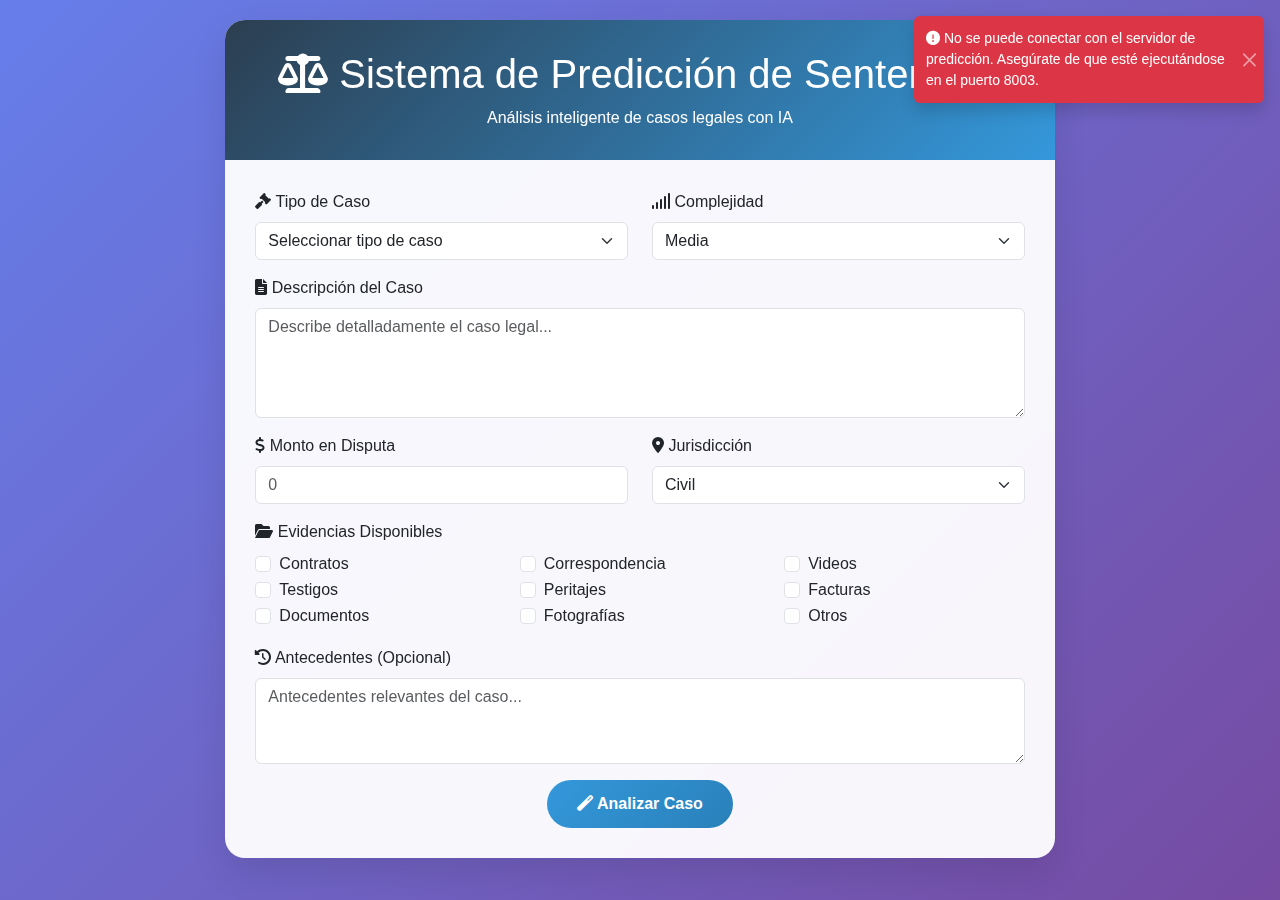
<file: frontend/prediction.html>
<!DOCTYPE html>
<html lang="es">
<head>
    <meta charset="UTF-8">
    <meta name="viewport" content="width=device-width, initial-scale=1.0">
    <title>Sistema de Predicción de Sentencias - Despacho Jurídico</title>
    <link href="https://cdn.jsdelivr.net/npm/bootstrap@5.3.0/dist/css/bootstrap.min.css" rel="stylesheet">
    <link href="https://cdnjs.cloudflare.com/ajax/libs/font-awesome/6.0.0/css/all.min.css" rel="stylesheet">
    <style>
        :root {
            --primary-color: #2c3e50;
            --secondary-color: #3498db;
            --success-color: #27ae60;
            --warning-color: #f39c12;
            --danger-color: #e74c3c;
        }

        body {
            background: linear-gradient(135deg, #667eea 0%, #764ba2 100%);
            min-height: 100vh;
            font-family: 'Segoe UI', Tahoma, Geneva, Verdana, sans-serif;
        }

        .prediction-container {
            background: rgba(255, 255, 255, 0.95);
            border-radius: 20px;
            box-shadow: 0 15px 35px rgba(0, 0, 0, 0.1);
            backdrop-filter: blur(10px);
            margin: 20px 0;
        }

        .prediction-header {
            background: linear-gradient(135deg, var(--primary-color), var(--secondary-color));
            color: white;
            padding: 30px;
            border-radius: 20px 20px 0 0;
            text-align: center;
        }

        .form-section {
            padding: 30px;
        }

        .result-section {
            background: #f8f9fa;
            border-radius: 15px;
            padding: 25px;
            margin-top: 20px;
            display: none;
        }

        .probability-circle {
            width: 120px;
            height: 120px;
            border-radius: 50%;
            display: flex;
            align-items: center;
            justify-content: center;
            font-size: 24px;
            font-weight: bold;
            color: white;
            margin: 0 auto 20px;
        }

        .probability-high {
            background: linear-gradient(135deg, var(--success-color), #2ecc71);
        }

        .probability-medium {
            background: linear-gradient(135deg, var(--warning-color), #e67e22);
        }

        .probability-low {
            background: linear-gradient(135deg, var(--danger-color), #c0392b);
        }

        .risk-factor {
            background: #fff3cd;
            border: 1px solid #ffeaa7;
            border-radius: 8px;
            padding: 10px;
            margin: 5px 0;
        }

        .recommendation {
            background: #d1ecf1;
            border: 1px solid #bee5eb;
            border-radius: 8px;
            padding: 10px;
            margin: 5px 0;
        }

        .loading-spinner {
            display: none;
            text-align: center;
            padding: 20px;
        }

        .evidence-tag {
            background: var(--secondary-color);
            color: white;
            padding: 5px 10px;
            border-radius: 15px;
            font-size: 12px;
            margin: 2px;
            display: inline-block;
        }

        .btn-predict {
            background: linear-gradient(135deg, var(--secondary-color), #2980b9);
            border: none;
            padding: 12px 30px;
            border-radius: 25px;
            color: white;
            font-weight: bold;
            transition: all 0.3s ease;
        }

        .btn-predict:hover {
            transform: translateY(-2px);
            box-shadow: 0 8px 20px rgba(52, 152, 219, 0.3);
            color: white;
        }

        .stats-card {
            background: white;
            border-radius: 15px;
            padding: 20px;
            box-shadow: 0 5px 15px rgba(0, 0, 0, 0.1);
            margin: 10px 0;
        }
    </style>
</head>
<body>
    <div class="container-fluid">
        <div class="row">
            <div class="col-lg-8 offset-lg-2">
                <div class="prediction-container">
                    <!-- Header -->
                    <div class="prediction-header">
                        <h1><i class="fas fa-balance-scale"></i> Sistema de Predicción de Sentencias</h1>
                        <p class="mb-0">Análisis inteligente de casos legales con IA</p>
                    </div>

                    <!-- Formulario de Predicción -->
                    <div class="form-section">
                        <form id="predictionForm">
                            <div class="row">
                                <div class="col-md-6">
                                    <div class="mb-3">
                                        <label class="form-label">
                                            <i class="fas fa-gavel"></i> Tipo de Caso
                                        </label>
                                        <select class="form-select" id="tipoCaso" required>
                                            <option value="">Seleccionar tipo de caso</option>
                                            <option value="civil">Derecho Civil</option>
                                            <option value="penal">Derecho Penal</option>
                                            <option value="laboral">Derecho Laboral</option>
                                            <option value="familia">Derecho de Familia</option>
                                            <option value="comercial">Derecho Comercial</option>
                                        </select>
                                    </div>
                                </div>
                                <div class="col-md-6">
                                    <div class="mb-3">
                                        <label class="form-label">
                                            <i class="fas fa-signal"></i> Complejidad
                                        </label>
                                        <select class="form-select" id="complejidad" required>
                                            <option value="baja">Baja</option>
                                            <option value="media" selected>Media</option>
                                            <option value="alta">Alta</option>
                                        </select>
                                    </div>
                                </div>
                            </div>

                            <div class="mb-3">
                                <label class="form-label">
                                    <i class="fas fa-file-alt"></i> Descripción del Caso
                                </label>
                                <textarea class="form-control" id="descripcion" rows="4" 
                                    placeholder="Describe detalladamente el caso legal..." required></textarea>
                            </div>

                            <div class="row">
                                <div class="col-md-6">
                                    <div class="mb-3">
                                        <label class="form-label">
                                            <i class="fas fa-dollar-sign"></i> Monto en Disputa
                                        </label>
                                        <input type="number" class="form-control" id="montoDisputa" 
                                            placeholder="0" min="0">
                                    </div>
                                </div>
                                <div class="col-md-6">
                                    <div class="mb-3">
                                        <label class="form-label">
                                            <i class="fas fa-map-marker-alt"></i> Jurisdicción
                                        </label>
                                        <select class="form-select" id="jurisdiccion">
                                            <option value="civil">Civil</option>
                                            <option value="penal">Penal</option>
                                            <option value="laboral">Laboral</option>
                                            <option value="familia">Familia</option>
                                            <option value="comercial">Comercial</option>
                                        </select>
                                    </div>
                                </div>
                            </div>

                            <div class="mb-3">
                                <label class="form-label">
                                    <i class="fas fa-folder-open"></i> Evidencias Disponibles
                                </label>
                                <div class="row">
                                    <div class="col-md-4">
                                        <div class="form-check">
                                            <input class="form-check-input" type="checkbox" value="contratos" id="evidencia1">
                                            <label class="form-check-label" for="evidencia1">Contratos</label>
                                        </div>
                                        <div class="form-check">
                                            <input class="form-check-input" type="checkbox" value="testigos" id="evidencia2">
                                            <label class="form-check-label" for="evidencia2">Testigos</label>
                                        </div>
                                        <div class="form-check">
                                            <input class="form-check-input" type="checkbox" value="documentos" id="evidencia3">
                                            <label class="form-check-label" for="evidencia3">Documentos</label>
                                        </div>
                                    </div>
                                    <div class="col-md-4">
                                        <div class="form-check">
                                            <input class="form-check-input" type="checkbox" value="correspondencia" id="evidencia4">
                                            <label class="form-check-label" for="evidencia4">Correspondencia</label>
                                        </div>
                                        <div class="form-check">
                                            <input class="form-check-input" type="checkbox" value="peritajes" id="evidencia5">
                                            <label class="form-check-label" for="evidencia5">Peritajes</label>
                                        </div>
                                        <div class="form-check">
                                            <input class="form-check-input" type="checkbox" value="fotografias" id="evidencia6">
                                            <label class="form-check-label" for="evidencia6">Fotografías</label>
                                        </div>
                                    </div>
                                    <div class="col-md-4">
                                        <div class="form-check">
                                            <input class="form-check-input" type="checkbox" value="videos" id="evidencia7">
                                            <label class="form-check-label" for="evidencia7">Videos</label>
                                        </div>
                                        <div class="form-check">
                                            <input class="form-check-input" type="checkbox" value="facturas" id="evidencia8">
                                            <label class="form-check-label" for="evidencia8">Facturas</label>
                                        </div>
                                        <div class="form-check">
                                            <input class="form-check-input" type="checkbox" value="otros" id="evidencia9">
                                            <label class="form-check-label" for="evidencia9">Otros</label>
                                        </div>
                                    </div>
                                </div>
                            </div>

                            <div class="mb-3">
                                <label class="form-label">
                                    <i class="fas fa-history"></i> Antecedentes (Opcional)
                                </label>
                                <textarea class="form-control" id="antecedentes" rows="3" 
                                    placeholder="Antecedentes relevantes del caso..."></textarea>
                            </div>

                            <div class="text-center">
                                <button type="submit" class="btn btn-predict">
                                    <i class="fas fa-magic"></i> Analizar Caso
                                </button>
                            </div>
                        </form>

                        <!-- Loading -->
                        <div class="loading-spinner" id="loadingSpinner">
                            <div class="spinner-border text-primary" role="status">
                                <span class="visually-hidden">Analizando...</span>
                            </div>
                            <p class="mt-2">Analizando caso con IA...</p>
                        </div>

                        <!-- Resultados -->
                        <div class="result-section" id="resultSection">
                            <h3 class="text-center mb-4">
                                <i class="fas fa-chart-line"></i> Análisis de Predicción
                            </h3>
                            
                            <div class="row">
                                <div class="col-md-4 text-center">
                                    <div class="probability-circle" id="probabilityCircle">
                                        <span id="probabilityValue">0%</span>
                                    </div>
                                    <h5>Probabilidad de Éxito</h5>
                                    <p class="text-muted" id="sentenceType">-</p>
                                </div>
                                
                                <div class="col-md-4 text-center">
                                    <div class="stats-card">
                                        <h2 class="text-primary" id="estimatedTime">0</h2>
                                        <p class="mb-0">Meses estimados</p>
                                    </div>
                                </div>
                                
                                <div class="col-md-4 text-center">
                                    <div class="stats-card">
                                        <h2 class="text-success" id="confidenceLevel">0%</h2>
                                        <p class="mb-0">Confianza</p>
                                    </div>
                                </div>
                            </div>

                            <div class="row mt-4">
                                <div class="col-md-6">
                                    <h5><i class="fas fa-exclamation-triangle text-warning"></i> Factores de Riesgo</h5>
                                    <div id="riskFactors">
                                        <!-- Se llenan dinámicamente -->
                                    </div>
                                </div>
                                
                                <div class="col-md-6">
                                    <h5><i class="fas fa-lightbulb text-info"></i> Recomendaciones</h5>
                                    <div id="recommendations">
                                        <!-- Se llenan dinámicamente -->
                                    </div>
                                </div>
                            </div>
                        </div>
                    </div>
                </div>
            </div>
        </div>
    </div>

    <script src="https://cdn.jsdelivr.net/npm/bootstrap@5.3.0/dist/js/bootstrap.bundle.min.js"></script>
    <script src="prediction.js"></script>
</body>
</html>
</file>
<file: styles.css>
/* ===== VARIABLES CSS ===== */
:root {
    /* Colores profesionales para despacho jurídico */
    --primary-color: #1e3a5f;      /* Azul marino profesional */
    --secondary-color: #2c5282;    /* Azul intermedio */
    --accent-color: #d69e2e;       /* Dorado elegante */
    --accent-light: #f6e05e;       /* Dorado claro */
    --text-primary: #1a202c;       /* Texto principal */
    --text-secondary: #4a5568;     /* Texto secundario */
    --text-muted: #718096;         /* Texto atenuado */
    --white: #ffffff;              /* Blanco puro */
    --light-bg: #f7fafc;          /* Fondo claro */
    --gray-50: #f9fafb;           /* Gris muy claro */
    --gray-100: #f3f4f6;          /* Gris claro */
    --gray-200: #e5e7eb;          /* Gris intermedio */
    --border-color: #e2e8f0;      /* Color de bordes */
    --success-color: #48bb78;     /* Verde éxito */
    --warning-color: #ed8936;     /* Naranja advertencia */
    --danger-color: #e53e3e;      /* Rojo peligro */
    --info-color: #4299e1;       /* Azul información */
    
    /* Sombras */
    --shadow-sm: 0 1px 3px rgba(0, 0, 0, 0.1);
    --shadow: 0 4px 6px rgba(0, 0, 0, 0.1);
    --shadow-lg: 0 10px 25px rgba(0, 0, 0, 0.15);
    
    /* Tipografía */
    --font-family: 'Segoe UI', Tahoma, Geneva, Verdana, sans-serif;
    --font-size-xs: 0.75rem;
    --font-size-sm: 0.875rem;
    --font-size-base: 1rem;
    --font-size-lg: 1.125rem;
    --font-size-xl: 1.25rem;
    --font-size-2xl: 1.5rem;
    --font-size-3xl: 1.875rem;
    --font-size-4xl: 2.25rem;
    
    /* Espaciado */
    --border-radius: 8px;
    --border-radius-lg: 12px;
    --transition: all 0.3s ease;
}

/* ===== RESET Y BASE ===== */
* {
    margin: 0;
    padding: 0;
    box-sizing: border-box;
}

body {
    font-family: var(--font-family);
    font-size: var(--font-size-base);
    line-height: 1.6;
    color: var(--text-primary);
    background: linear-gradient(135deg, var(--light-bg) 0%, var(--gray-50) 100%);
    min-height: 100vh;
    padding-top: 0;
}

/* ===== NAVBAR ===== */
.navbar {
    background: var(--primary-color) !important;
    box-shadow: var(--shadow);
    padding: 1rem 0;
    transition: var(--transition);
}

.navbar-brand {
    font-weight: 700;
    font-size: var(--font-size-2xl);
    color: var(--white) !important;
    text-decoration: none;
}

.navbar-brand:hover {
    color: var(--accent-color) !important;
}

.navbar-nav .nav-link {
    color: var(--white) !important;
    font-weight: 500;
    padding: 0.5rem 1rem !important;
    transition: var(--transition);
    border-radius: var(--border-radius);
}

.navbar-nav .nav-link:hover {
    color: var(--accent-color) !important;
    background-color: rgba(255, 255, 255, 0.1);
}

.navbar-toggler {
    border: none;
    color: var(--white);
}

.navbar-toggler:focus {
    box-shadow: none;
}

.dropdown-menu {
    background-color: var(--white);
    border: none;
    box-shadow: var(--shadow-lg);
    border-radius: var(--border-radius);
}

.dropdown-item {
    color: var(--text-primary);
    padding: 0.75rem 1.25rem;
    transition: var(--transition);
}

.dropdown-item:hover {
    background-color: var(--gray-100);
    color: var(--primary-color);
}

/* ===== HERO SECTION ===== */
.hero-section {
    background: linear-gradient(135deg, var(--primary-color) 0%, var(--secondary-color) 100%);
    color: var(--white);
    padding: 5rem 0;
    margin-bottom: 3rem;
    position: relative;
    overflow: hidden;
}

.hero-section::before {
    content: '';
    position: absolute;
    top: 0;
    left: 0;
    right: 0;
    bottom: 0;
    background: url('data:image/svg+xml,<svg xmlns="http://www.w3.org/2000/svg" viewBox="0 0 100 100"><defs><pattern id="grain" width="100" height="100" patternUnits="userSpaceOnUse"><circle cx="50" cy="50" r="0.5" fill="rgba(255,255,255,0.05)"/></pattern></defs><rect width="100" height="100" fill="url(%23grain)"/></svg>');
    opacity: 0.3;
}

.hero-section .container {
    position: relative;
    z-index: 2;
}

.hero-section h1 {
    font-size: var(--font-size-4xl);
    font-weight: 700;
    margin-bottom: 1.5rem;
    text-shadow: 2px 2px 4px rgba(0, 0, 0, 0.3);
}

.hero-section .lead {
    font-size: var(--font-size-lg);
    font-weight: 400;
    margin-bottom: 2rem;
    opacity: 0.95;
}

.hero-badges {
    margin-bottom: 2rem;
    display: flex;
    flex-wrap: wrap;
    justify-content: center;
    align-items: center;
    gap: 0.5rem;
}

.hero-badges .badge {
    background: rgba(255, 255, 255, 0.15);
    color: var(--white);
    font-size: var(--font-size-sm);
    font-weight: 500;
    padding: 0.75rem 1.25rem;
    margin: 0;
    border-radius: 25px;
    border: 1px solid rgba(255, 255, 255, 0.2);
    transition: var(--transition);
    display: inline-flex;
    align-items: center;
    justify-content: center;
    white-space: nowrap;
    min-height: 40px;
    text-align: center;
}

.hero-badges .badge:hover {
    background: var(--accent-color);
    transform: translateY(-2px);
}

.btn-hero-primary {
    background: var(--accent-color);
    color: var(--text-primary);
    border: none;
    padding: 1rem 2rem;
    font-size: var(--font-size-lg);
    font-weight: 600;
    border-radius: var(--border-radius);
    margin: 0.5rem;
    transition: var(--transition);
    text-decoration: none;
    display: inline-block;
}

.btn-hero-primary:hover {
    background: var(--accent-light);
    color: var(--text-primary);
    transform: translateY(-2px);
    box-shadow: var(--shadow-lg);
}

.btn-hero-outline {
    background: transparent;
    color: var(--white);
    border: 2px solid var(--white);
    padding: 1rem 2rem;
    font-size: var(--font-size-lg);
    font-weight: 600;
    border-radius: var(--border-radius);
    margin: 0.5rem;
    transition: var(--transition);
    text-decoration: none;
    display: inline-block;
}

.btn-hero-outline:hover {
    background: var(--white);
    color: var(--primary-color);
    transform: translateY(-2px);
    box-shadow: var(--shadow-lg);
}

/* ===== SECCIONES PRINCIPALES ===== */
.section-title {
    text-align: center;
    font-size: var(--font-size-3xl);
    font-weight: 700;
    color: var(--primary-color);
    margin-bottom: 3rem;
    position: relative;
}

.section-title::after {
    content: '';
    position: absolute;
    bottom: -10px;
    left: 50%;
    transform: translateX(-50%);
    width: 80px;
    height: 3px;
    background: linear-gradient(to right, var(--accent-color), var(--accent-light));
    border-radius: 2px;
}

/* ===== TARJETAS DE SERVICIOS ===== */
.service-card {
    background: var(--white);
    border-radius: var(--border-radius-lg);
    padding: 2rem;
    height: 100%;
    box-shadow: var(--shadow);
    transition: var(--transition);
    border: 1px solid var(--border-color);
}

.service-card:hover {
    transform: translateY(-5px);
    box-shadow: var(--shadow-lg);
}

.service-icon {
    font-size: 3rem;
    color: var(--accent-color);
    margin-bottom: 1.5rem;
    transition: var(--transition);
}

.service-card:hover .service-icon {
    color: var(--primary-color);
    transform: scale(1.1);
}

.service-card h4 {
    color: var(--primary-color);
    font-weight: 600;
    margin-bottom: 1rem;
    font-size: var(--font-size-xl);
}

.service-card p {
    color: var(--text-secondary);
    margin-bottom: 1.5rem;
    line-height: 1.6;
}

.service-badges {
    display: flex;
    flex-wrap: wrap;
    gap: 0.5rem;
}

.service-badge {
    padding: 0.375rem 0.75rem;
    border-radius: 15px;
    font-size: var(--font-size-xs);
    font-weight: 500;
    text-transform: uppercase;
    letter-spacing: 0.5px;
}

.badge-price {
    background: var(--success-color);
    color: var(--white);
}

.badge-feature {
    background: var(--info-color);
    color: var(--white);
}

.badge-urgent {
    background: var(--danger-color);
    color: var(--white);
}

.badge-success {
    background: var(--success-color);
    color: var(--white);
}

.badge-warning {
    background: var(--warning-color);
    color: var(--white);
}

/* ===== CHAT CONTAINER ===== */
.chat-container {
    background: var(--white);
    border-radius: var(--border-radius-lg);
    box-shadow: var(--shadow-lg);
    overflow: hidden;
    border: 1px solid var(--border-color);
}

.chat-header {
    background: var(--primary-color);
    color: var(--white);
    padding: 1rem;
    font-weight: 600;
    font-size: var(--font-size-lg);
}

.chat-messages {
    height: 400px;
    overflow-y: auto;
    padding: 1rem;
    background: var(--gray-50);
}

.message {
    margin-bottom: 1rem;
    display: flex;
    animation: fadeIn 0.3s ease;
}

.message.bot {
    justify-content: flex-start;
}

.message.user {
    justify-content: flex-end;
}

.message-content {
    max-width: 80%;
    padding: 1rem;
    border-radius: var(--border-radius);
    font-size: var(--font-size-sm);
    line-height: 1.5;
}

.message.bot .message-content {
    background: var(--white);
    color: var(--text-primary);
    border: 1px solid var(--border-color);
    box-shadow: var(--shadow-sm);
}

.message.user .message-content {
    background: var(--primary-color);
    color: var(--white);
}

.chat-input {
    padding: 1rem;
    background: var(--white);
    border-top: 1px solid var(--border-color);
}

.chat-input .form-control {
    border: 1px solid var(--border-color);
    border-radius: var(--border-radius);
    padding: 0.75rem;
    font-size: var(--font-size-base);
}

.chat-input .form-control:focus {
    border-color: var(--primary-color);
    box-shadow: 0 0 0 3px rgba(30, 58, 95, 0.1);
}

.chat-input .btn {
    background: var(--primary-color);
    color: var(--white);
    border: none;
    border-radius: var(--border-radius);
    padding: 0.75rem 1.5rem;
    font-weight: 500;
    transition: var(--transition);
}

.chat-input .btn:hover {
    background: var(--secondary-color);
    transform: translateY(-1px);
}

/* ===== TYPING INDICATOR ===== */
.typing-indicator {
    display: none;
    padding: 1rem;
    font-style: italic;
    color: var(--text-muted);
    background: var(--gray-50);
    border-top: 1px solid var(--border-color);
}

.typing-indicator.show {
    display: block;
}

/* ===== FORMULARIOS ===== */
.form-container {
    background: var(--white);
    border-radius: var(--border-radius-lg);
    padding: 2rem;
    box-shadow: var(--shadow);
    border: 1px solid var(--border-color);
}

.form-label {
    color: var(--text-primary);
    font-weight: 500;
    margin-bottom: 0.5rem;
    font-size: var(--font-size-sm);
}

.form-control, .form-select {
    border: 1px solid var(--border-color);
    border-radius: var(--border-radius);
    padding: 0.75rem;
    font-size: var(--font-size-base);
    color: var(--text-primary);
    background: var(--white);
    transition: var(--transition);
}

.form-control:focus, .form-select:focus {
    border-color: var(--primary-color);
    box-shadow: 0 0 0 3px rgba(30, 58, 95, 0.1);
    outline: none;
}

.btn-primary {
    background: var(--primary-color);
    color: var(--white);
    border: none;
    border-radius: var(--border-radius);
    padding: 0.75rem 2rem;
    font-size: var(--font-size-base);
    font-weight: 500;
    transition: var(--transition);
    text-decoration: none;
    display: inline-block;
}

.btn-primary:hover {
    background: var(--secondary-color);
    color: var(--white);
    transform: translateY(-1px);
    box-shadow: var(--shadow);
}

/* ===== ALERTAS ===== */
.alert {
    border-radius: var(--border-radius);
    padding: 1rem;
    margin-bottom: 1.5rem;
    border: none;
    font-size: var(--font-size-sm);
}

.alert-info {
    background: linear-gradient(135deg, rgba(66, 153, 225, 0.1) 0%, rgba(66, 153, 225, 0.05) 100%);
    color: var(--info-color);
    border-left: 4px solid var(--info-color) !important;
}

.alert-success {
    background: linear-gradient(135deg, rgba(72, 187, 120, 0.1) 0%, rgba(72, 187, 120, 0.05) 100%);
    color: var(--success-color);
    border-left: 4px solid var(--success-color) !important;
}

/* ===== TESTIMONIOS ===== */
.testimonial-card {
    background: var(--white);
    border-radius: var(--border-radius-lg);
    padding: 1.5rem;
    height: 100%;
    box-shadow: var(--shadow);
    transition: var(--transition);
    border: 1px solid var(--border-color);
    text-align: center;
}

.testimonial-card:hover {
    transform: translateY(-3px);
    box-shadow: var(--shadow-lg);
}

.testimonial-quote {
    font-style: italic;
    color: var(--text-secondary);
    margin-bottom: 1rem;
    font-size: var(--font-size-sm);
    line-height: 1.6;
}

.testimonial-author {
    font-weight: 600;
    color: var(--primary-color);
    font-size: var(--font-size-sm);
}

/* ===== CONTACT CARDS ===== */
.contact-card {
    background: var(--white);
    border-radius: var(--border-radius-lg);
    padding: 1.5rem;
    height: 100%;
    box-shadow: var(--shadow);
    transition: var(--transition);
    border: 1px solid var(--border-color);
    text-align: center;
}

.contact-card:hover {
    transform: translateY(-3px);
    box-shadow: var(--shadow-lg);
}

.contact-card h5 {
    color: var(--primary-color);
    font-weight: 600;
    margin-bottom: 1rem;
    font-size: var(--font-size-lg);
}

.contact-card p {
    color: var(--text-secondary);
    font-size: var(--font-size-sm);
    line-height: 1.5;
    margin-bottom: 0.5rem;
}

/* ===== FOOTER ===== */
footer {
    background: var(--primary-color);
    color: var(--white);
    padding: 2rem 0;
    margin-top: 4rem;
}

footer h5 {
    color: var(--white);
    font-weight: 600;
    margin-bottom: 0.5rem;
}

footer p {
    color: rgba(255, 255, 255, 0.8);
    margin-bottom: 0.25rem;
    font-size: var(--font-size-sm);
}

footer .text-muted {
    color: rgba(255, 255, 255, 0.6) !important;
}

footer a {
    color: var(--accent-color);
    text-decoration: none;
    margin: 0 0.5rem;
    font-size: var(--font-size-lg);
    transition: var(--transition);
}

footer a:hover {
    color: var(--accent-light);
    transform: scale(1.1);
}

footer hr {
    border-color: rgba(255, 255, 255, 0.2);
}

/* ===== UTILITIES ===== */
.text-primary-custom {
    color: var(--primary-color) !important;
}

.text-accent {
    color: var(--accent-color) !important;
}

.loading {
    display: none;
}

.loading.show {
    display: inline;
}

/* ===== ANIMACIONES ===== */
@keyframes fadeIn {
    from {
        opacity: 0;
        transform: translateY(10px);
    }
    to {
        opacity: 1;
        transform: translateY(0);
    }
}

/* ===== RESPONSIVE DESIGN ===== */

/* Tablets */
@media (max-width: 992px) {
    .hero-section h1 {
        font-size: var(--font-size-3xl);
    }
    
    .hero-section .lead {
        font-size: var(--font-size-base);
    }
    
    .section-title {
        font-size: var(--font-size-2xl);
    }
}

/* Mobile Large */
@media (max-width: 768px) {
    .hero-section {
        padding: 3rem 0;
    }
    
    .hero-section h1 {
        font-size: var(--font-size-2xl);
    }
    
    .service-card {
        padding: 1.5rem;
    }
    
    .chat-messages {
        height: 300px;
    }
    
    .form-container {
        padding: 1.5rem;
    }
}

/* Mobile Small */
@media (max-width: 576px) {
    .hero-section h1 {
        font-size: var(--font-size-xl);
    }
    
    .hero-badges .badge {
        font-size: var(--font-size-xs);
        padding: 0.375rem 0.75rem;
    }
    
    .btn-hero-primary,
    .btn-hero-outline {
        font-size: var(--font-size-base);
        padding: 0.75rem 1.5rem;
        margin: 0.25rem;
        display: block;
        text-align: center;
    }
    
    .service-card {
        padding: 1rem;
    }
    
    .service-icon {
        font-size: 2.5rem;
    }
    
    .chat-messages {
        height: 250px;
    }
    
    .message-content {
        max-width: 95%;
    }
}

/* Mejoras de accesibilidad */
@media (prefers-reduced-motion: reduce) {
    * {
        animation-duration: 0.01ms !important;
        animation-iteration-count: 1 !important;
        transition-duration: 0.01ms !important;
    }
}

/* Print styles */
@media print {
    .navbar,
    .chat-container,
    footer {
        display: none !important;
    }
    
    body {
        background: white !important;
        color: black !important;
    }
    
    .hero-section {
        background: white !important;
        color: black !important;
    }
}

/* Mejoras adicionales de contraste */
.btn:focus,
.form-control:focus,
.form-select:focus {
    outline: 2px solid var(--accent-color);
    outline-offset: 2px;
}

/* Mejora para enlaces */
a {
    color: var(--primary-color);
    text-decoration: none;
}

a:hover {
    color: var(--secondary-color);
    text-decoration: underline;
}

/* Estados de enfoque mejorados */
.nav-link:focus,
.dropdown-item:focus,
.btn:focus {
    outline: 2px solid var(--accent-color);
    outline-offset: 2px;
}

/* ===== MEJORAS ADICIONALES ===== */

/* Corrección para el spacing del body después del navbar */
body {
    padding-top: 0;
}

/* Mejora para el navbar fijo si es necesario */
.navbar.fixed-top + * {
    margin-top: 80px;
}

/* Mejoras para los badges en hero */
.hero-badges .badge {
    display: inline-flex;
    align-items: center;
    white-space: nowrap;
}

/* Mejoras para el typing indicator */
.typing-indicator {
    display: none;
    padding: 1rem;
    font-style: italic;
    color: var(--text-muted);
    background: var(--gray-50);
    border-top: 1px solid var(--border-color);
}

.typing-indicator.show {
    display: block;
}

/* Mejoras para sugerencias del chat */
.suggestions {
    display: flex;
    flex-wrap: wrap;
    gap: 0.5rem;
    margin-top: 0.5rem;
}

.suggestion-chip {
    background: var(--gray-100);
    color: var(--text-secondary);
    padding: 0.5rem 1rem;
    border-radius: 20px;
    font-size: var(--font-size-sm);
    cursor: pointer;
    transition: var(--transition);
    border: 1px solid var(--border-color);
}

.suggestion-chip:hover {
    background: var(--primary-color);
    color: var(--white);
    transform: translateY(-1px);
}

/* Mejoras para el loading de cita */
.loading {
    display: none;
}

.loading.show {
    display: inline;
}

/* Mejoras para la animación fadeIn */
@keyframes fadeIn {
    from {
        opacity: 0;
        transform: translateY(10px);
    }
    to {
        opacity: 1;
        transform: translateY(0);
    }
}

/* Mejoras para botones deshabilitados */
.btn:disabled,
.btn.disabled {
    opacity: 0.6;
    cursor: not-allowed;
    transform: none !important;
}

/* Mejoras para el scrollbar en chat */
.chat-messages::-webkit-scrollbar {
    width: 6px;
}

.chat-messages::-webkit-scrollbar-track {
    background: var(--gray-100);
}

.chat-messages::-webkit-scrollbar-thumb {
    background: var(--gray-200);
    border-radius: 3px;
}

.chat-messages::-webkit-scrollbar-thumb:hover {
    background: var(--text-muted);
}

/* Mejoras para el espaciado en dispositivos móviles */
@media (max-width: 768px) {
    .hero-section {
        padding: 3rem 0;
    }
    
    .hero-section h1 {
        font-size: var(--font-size-3xl);
    }
    
    .section-title {
        font-size: var(--font-size-2xl);
        margin-bottom: 2rem;
    }
    
    .service-card {
        margin-bottom: 1.5rem;
    }
    
    .hero-badges {
        gap: 0.25rem;
    }
    
    .hero-badges .badge {
        font-size: 0.7rem;
        padding: 0.5rem 0.875rem;
        min-height: 36px;
    }
}

/* Mejoras para pantallas grandes */
@media (min-width: 1200px) {
    .hero-badges {
        gap: 0.75rem;
    }
    
    .hero-badges .badge {
        padding: 0.875rem 1.5rem;
        font-size: var(--font-size-base);
        min-height: 44px;
    }
}

/* Mejoras para mejor contraste en modo oscuro del sistema */
@media (prefers-color-scheme: dark) {
    .alert-info {
        background-color: rgba(66, 153, 225, 0.1);
        border-color: var(--info-color);
        color: var(--info-color);
    }
    
    .alert-success {
        background-color: rgba(72, 187, 120, 0.1);
        border-color: var(--success-color);
        color: var(--success-color);
    }
}

/* Estilos para elementos Bootstrap que necesitan override */
.form-control,
.form-select {
    border: 1px solid var(--border-color) !important;
    border-radius: var(--border-radius) !important;
}

.form-control:focus,
.form-select:focus {
    border-color: var(--primary-color) !important;
    box-shadow: 0 0 0 3px rgba(30, 58, 95, 0.1) !important;
}

.btn-primary {
    background-color: var(--primary-color) !important;
    border-color: var(--primary-color) !important;
}

.btn-primary:hover {
    background-color: var(--secondary-color) !important;
    border-color: var(--secondary-color) !important;
}

/* Mejoras para la navbar toggler */
.navbar-toggler-icon {
    background-image: url("data:image/svg+xml,%3csvg xmlns='http://www.w3.org/2000/svg' viewBox='0 0 30 30'%3e%3cpath stroke='rgba%28255, 255, 255, 1%29' stroke-linecap='round' stroke-miterlimit='10' stroke-width='2' d='M4 7h22M4 15h22M4 23h22'/%3e%3c/svg%3e") !important;
}

/* Mejoras para alertas */
.alert {
    border-radius: var(--border-radius) !important;
    border: none !important;
    padding: 1rem 1.5rem !important;
}

.alert-info {
    background: linear-gradient(135deg, rgba(66, 153, 225, 0.1) 0%, rgba(66, 153, 225, 0.05) 100%);
    color: var(--info-color);
    border-left: 4px solid var(--info-color) !important;
}

.alert-success {
    background: linear-gradient(135deg, rgba(72, 187, 120, 0.1) 0%, rgba(72, 187, 120, 0.05) 100%);
    color: var(--success-color);
    border-left: 4px solid var(--success-color) !important;
}
</file>
